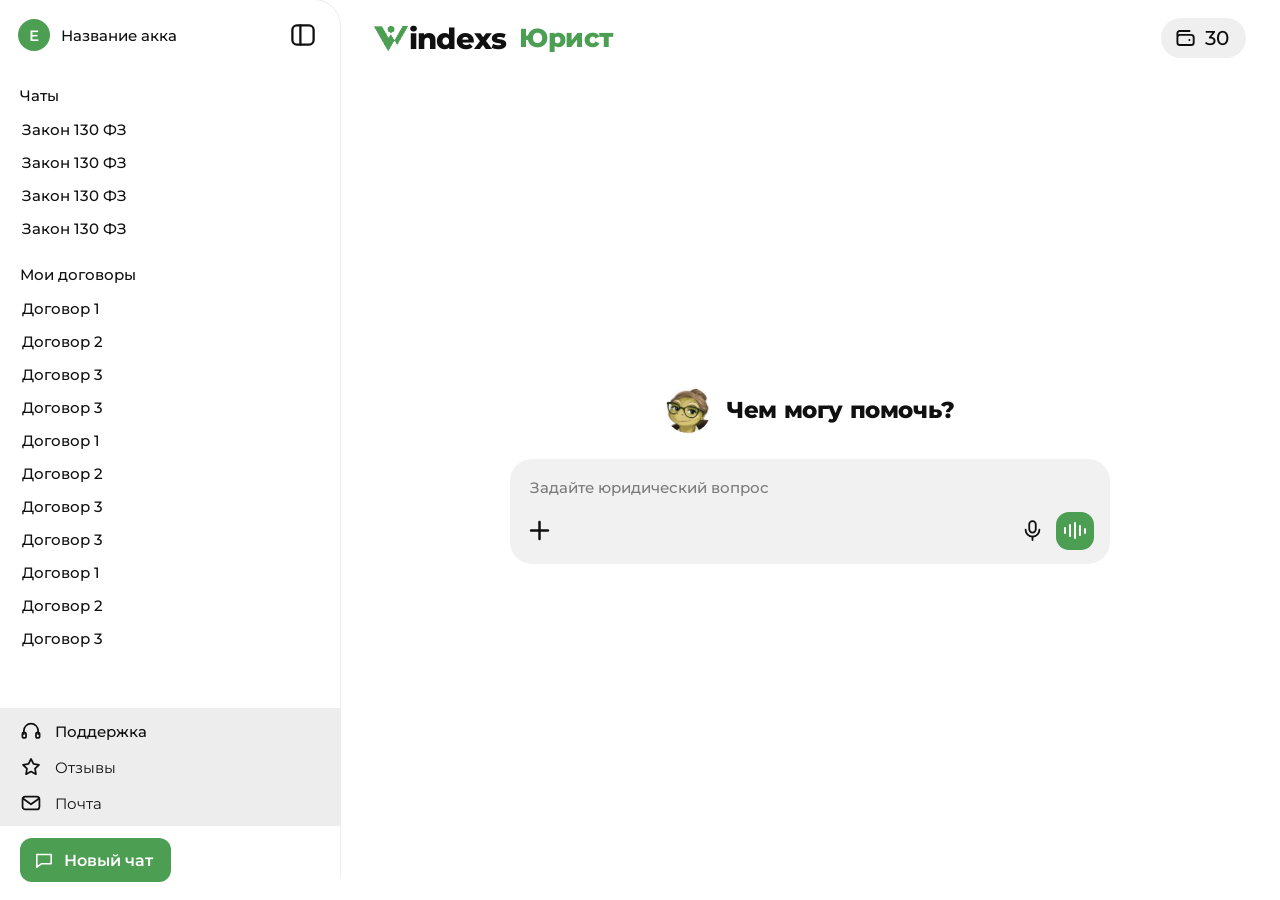
<file: index.html>
﻿<!DOCTYPE html>
<html lang="ru">
<head>
<meta charset="UTF-8">
<meta name="viewport" content="width=device-width, initial-scale=1.0, maximum-scale=1.0, user-scalable=no, viewport-fit=cover">
<meta name="theme-color" content="#FFFFFF" id="theme-color-meta">
<meta name="description" content="ИИ юрист Галина — ответы на юридические вопросы, составление и проверка договоров.">
<title>ИИ Юрист Галина</title>
<link rel="icon" href="assets/galina-avatar.png">
<link rel="apple-touch-icon" href="assets/galina-avatar.png">
<link rel="preload" href="assets/montserrat-cyrillic.woff2" as="font" type="font/woff2" crossorigin>
<link rel="preload" href="assets/montserrat-latin.woff2" as="font" type="font/woff2" crossorigin>
<script>
  (function(){
    var savedTheme = null;
    try { savedTheme = localStorage.getItem('windexs-theme'); } catch(e) {}
    var theme = savedTheme === 'dark' ? 'dark' : 'light';
    document.documentElement.setAttribute('data-theme', theme);
    document.documentElement.style.colorScheme = theme;
    var themeMeta = document.getElementById('theme-color-meta');
    if(themeMeta) themeMeta.setAttribute('content', theme === 'dark' ? '#111512' : '#FFFFFF');
  })();
</script>
<link rel="stylesheet" href="styles.css?v=22">
</head>
<body>

<div class="app">

  <!-- ============ ЭКРАН 1 — ОНБОРДИНГ ============ -->
        <div class="screen screen--onboarding is-active" id="screen-onboarding">
          <div class="ob-hero">
            <img src="assets/galina-desk.png" alt="Галина — юрист с большим стажем" class="ob-hero__img">
          </div>

          <div class="ob-body">
            <div class="ob-dots">
              <span class="ob-dot ob-dot--sm"></span>
              <span class="ob-dot ob-dot--lg"></span>
            </div>
            <div class="ob-bubble">
              Добрый день! Меня зовут Галина.<br>
              Помогу вам решить любой<br>
              юридический вопрос
            </div>
          </div>

          <div class="ob-footer">
            <button class="btn-primary" onclick="goTo('screen-main')">Начать</button>
          </div>
        </div>

  <!-- ============ ЭКРАН 2 — ОСНОВНОЙ ============ -->
        <div class="screen screen--main" id="screen-main">

          <div class="workspace">

          <!-- шапка -->
          <header class="topbar">
            <div class="topbar__left">
              <button class="icon-btn" onclick="menuButton(this)" aria-label="Меню">
                <svg viewBox="0 0 24 24" class="ic ic--panel">
                  <rect x="2.2" y="3.2" width="19.6" height="17.6" rx="4.2"/>
                  <line x1="9.6" y1="3.2" x2="9.6" y2="20.8"/>
                </svg>
              </button>
              <span class="brand" aria-label="Windexs Юрист">
                <img src="assets/windex-mark.png" alt="" class="brand__mark">
                <span class="brand__name">indexs</span>
                <span class="brand__suffix">Юрист</span>
              </span>
            </div>
            <button class="balance" onclick="openSheet()" aria-label="Баланс 30 рублей">
                <svg viewBox="0 0 24 24" class="ic ic--wallet">
                  <path d="M3.4 9.6V7.3a2.3 2.3 0 012.3-2.3h9.9"/>
                  <rect x="3.4" y="8.9" width="16.3" height="10.1" rx="2.6"/>
                  <circle cx="15.4" cy="14" r="1.05" class="ic__dot"/>
                </svg>
                <span>30</span>
              </button>
          </header>

          <!-- центр: стартовый вид -->
          <main class="main-center" data-view="home">
            <div class="greeting">
              <img src="assets/galina-avatar.png" alt="" class="greeting__ava">
              <h1 class="greeting__title" data-title>Чем могу помочь?</h1>
            </div>

            <ul class="actions">
              <li class="action" data-mode="sign" onclick="selectMode('sign')">
                <svg viewBox="0 0 24 24" class="ic ic--pen">
                  <path d="M3 21l1.2-4.2L16.3 4.7a2.4 2.4 0 013.4 0l.6.6a2.4 2.4 0 010 3.4L8.2 20.8 3 21z"/>
                </svg>
                <span>Подписать документ</span>
              </li>
              <li class="action" data-mode="create" onclick="selectMode('create')">
                <svg viewBox="0 0 24 24" class="ic ic--doc">
                  <path d="M6 2.6h8L19.4 8v13.4H6z"/>
                  <path d="M14 2.6V8h5.4"/>
                  <line x1="9" y1="12.4" x2="16.4" y2="12.4"/>
                  <line x1="9" y1="16.2" x2="16.4" y2="16.2"/>
                </svg>
                <span>Составить договор</span>
              </li>
              <li class="action" data-mode="check" onclick="selectMode('check')">
                <svg viewBox="0 0 24 24" class="ic ic--search">
                  <circle cx="10.5" cy="10.5" r="7"/>
                  <line x1="15.6" y1="15.6" x2="21" y2="21"/>
                </svg>
                <span>Проверить договор</span>
              </li>
            </ul>
          </main>

          <!-- центр: лента чата -->
          <div class="chat" data-view="chat" hidden>
            <div class="chat__scroll" data-feed></div>
          </div>

          <!-- поле ввода -->
          <div class="composer-wrap">
            <div class="composer" onclick="focusComposer(event)">
              <div class="composer__files" data-files></div>
              <div class="composer__field"
                   contenteditable="true"
                   data-field
                   data-placeholder="Задайте юридический вопрос"></div>
              <div class="composer__row">
                <button class="plus-btn" onclick="toggleAttach(this)" aria-label="Прикрепить">
                  <svg viewBox="0 0 24 24" class="ic ic--plus">
                    <line x1="12" y1="4.5" x2="12" y2="19.5"/>
                    <line x1="4.5" y1="12" x2="19.5" y2="12"/>
                  </svg>
                </button>
                <div class="composer__right">
                  <button class="mic-btn" aria-label="Голос">
                    <svg viewBox="0 0 24 24" class="ic ic--mic">
                      <rect x="8.6" y="2.2" width="6.8" height="12" rx="3.4"/>
                      <path d="M4.8 11.2a7.2 7.2 0 0014.4 0"/>
                      <line x1="12" y1="18.4" x2="12" y2="22"/>
                    </svg>
                  </button>
                  <button class="call-btn" onclick="openCall()" aria-label="Созвон">
                    <span class="wave">
                      <i></i><i></i><i></i><i></i><i></i>
                    </span>
                  </button>
                  <button class="send-btn" onclick="send()" aria-label="Отправить">
                    <svg viewBox="0 0 24 24" class="ic ic--send">
                      <line x1="12" y1="20" x2="12" y2="5"/>
                      <path d="M6 11l6-6 6 6"/>
                    </svg>
                  </button>
                </div>
              </div>
            </div>

            <!-- меню вложений -->
            <div class="attach-menu" data-attach>
              <div class="attach-item" onclick="uploadFile()">
                <span class="attach-ic">
                  <svg viewBox="0 0 24 24" class="ic ic--doc">
                    <path d="M6 2.6h8L19.4 8v13.4H6z"/>
                    <path d="M14 2.6V8h5.4"/>
                  </svg>
                </span>
                Файлы
              </div>
              <div class="attach-item" onclick="uploadFile()">
                <span class="attach-ic">
                  <svg viewBox="0 0 24 24" class="ic ic--cam">
                    <rect x="2.4" y="5.6" width="19.2" height="14.4" rx="3.4"/>
                    <circle cx="12" cy="12.8" r="3.6"/>
                    <line x1="8.4" y1="5.6" x2="9.8" y2="3.2"/>
                  </svg>
                </span>
                Камера
              </div>
              <div class="attach-item" onclick="uploadFile()">
                <span class="attach-ic">
                  <svg viewBox="0 0 24 24" class="ic ic--img">
                    <rect x="2.4" y="4.4" width="19.2" height="15.2" rx="3.4"/>
                    <circle cx="8.2" cy="9.8" r="1.9"/>
                    <path d="M3.4 17.4l5.2-5 4.2 3.9 3.2-2.7 4.6 4.2"/>
                  </svg>
                </span>
                Галерея
              </div>
              <div class="attach-item attach-item--close" onclick="closeAttach()">
                <span class="attach-ic">
                  <svg viewBox="0 0 24 24" class="ic ic--x">
                    <line x1="5.5" y1="5.5" x2="18.5" y2="18.5"/>
                    <line x1="18.5" y1="5.5" x2="5.5" y2="18.5"/>
                  </svg>
                </span>
              </div>
            </div>
          </div>

          </div><!-- /.workspace -->

          <!-- ОКНО РАЗДЕЛА: Поддержка / Отзывы / Почта -->
          <div class="modal-scrim" onclick="closeModal()"></div>
          <div class="modal" id="section-modal" role="dialog" aria-modal="true" aria-labelledby="section-modal-title" aria-hidden="true">
            <div class="modal__head">
              <span class="modal__ic" data-modal-ic></span>
              <span class="modal__title" id="section-modal-title" data-modal-title></span>
              <button class="modal__x" onclick="closeModal()" aria-label="Закрыть">
                <svg viewBox="0 0 24 24" class="ic ic--x">
                  <line x1="5.5" y1="5.5" x2="18.5" y2="18.5"/>
                  <line x1="18.5" y1="5.5" x2="5.5" y2="18.5"/>
                </svg>
              </button>
            </div>

            <div class="modal__body" data-modal-body></div>

            <div class="modal__foot">
              <div class="modal__input" onclick="handleModalInputClick(event)">
                <button class="plus-btn" aria-label="Прикрепить">
                  <svg viewBox="0 0 24 24" class="ic ic--plus">
                    <line x1="12" y1="4.5" x2="12" y2="19.5"/>
                    <line x1="4.5" y1="12" x2="19.5" y2="12"/>
                  </svg>
                </button>
                <div class="modal__field"
                     contenteditable="true"
                     data-modal-field
                     onkeydown="handleModalFieldKeydown(event)"
                     data-placeholder=""></div>
                <button class="send-btn send-btn--modal" onclick="sendModal()" aria-label="Отправить">
                  <svg viewBox="0 0 24 24" class="ic ic--send">
                    <line x1="12" y1="20" x2="12" y2="5"/>
                    <path d="M6 11l6-6 6 6"/>
                  </svg>
                </button>
              </div>
              <div class="modal__note" data-modal-note></div>
            </div>
          </div>

          <!-- ПОЧТА: АРХИВ НОВОСТЕЙ -->
          <div class="mail-scrim" onclick="closeMail()"></div>
          <section class="mail-modal" role="dialog" aria-modal="true" aria-labelledby="mail-modal-title" aria-hidden="true">
            <div class="mail-modal__head">
              <svg viewBox="0 0 24 24" class="ic ic--mail" aria-hidden="true">
                <rect x="2.8" y="5" width="18.4" height="14" rx="3"/>
                <path d="M3.6 7.4L12 13.4l8.4-6"/>
              </svg>
              <h2 class="mail-modal__title" id="mail-modal-title">Почта</h2>
              <button class="mail-modal__x" type="button" onclick="closeMail()" aria-label="Закрыть почту">
                <svg viewBox="0 0 24 24" class="ic ic--x">
                  <line x1="5.5" y1="5.5" x2="18.5" y2="18.5"/>
                  <line x1="18.5" y1="5.5" x2="5.5" y2="18.5"/>
                </svg>
              </button>
            </div>
            <div class="mail-modal__list">
              <article class="mail-card">
                <div class="mail-card__head">
                  <h3 class="mail-card__title">Технические работы</h3>
                  <time class="mail-card__date" datetime="2026-05-29">
                    <svg viewBox="0 0 24 24" class="ic" aria-hidden="true"><rect x="3.5" y="5.5" width="17" height="15" rx="3"/><line x1="7.5" y1="3.5" x2="7.5" y2="8"/><line x1="16.5" y1="3.5" x2="16.5" y2="8"/><line x1="3.5" y1="10" x2="20.5" y2="10"/></svg>
                    29.05.2026
                  </time>
                </div>
                <p>Уважаемые клиенты! Сегодня, 29 мая, на сервисе в течение дня будут проходить технические работы, поэтому работа сервиса будет нестабильна. Команда Windexs.</p>
              </article>
              <article class="mail-card">
                <div class="mail-card__head">
                  <h3 class="mail-card__title">Технические работы</h3>
                  <time class="mail-card__date" datetime="2026-04-04">
                    <svg viewBox="0 0 24 24" class="ic" aria-hidden="true"><rect x="3.5" y="5.5" width="17" height="15" rx="3"/><line x1="7.5" y1="3.5" x2="7.5" y2="8"/><line x1="16.5" y1="3.5" x2="16.5" y2="8"/><line x1="3.5" y1="10" x2="20.5" y2="10"/></svg>
                    04.04.2026
                  </time>
                </div>
                <p>Уважаемые клиенты, рады сообщить, что сегодня с 13:00 на наши серверы будет загружено важное обновление, улучшающее опыт общения с Галиной и добавляющее несколько важных функций. Поэтому с 13:00 до 20:00 на сервисе будет наблюдаться нестабильная работа. Команда Windexs.</p>
              </article>
              <article class="mail-card">
                <div class="mail-card__head">
                  <h3 class="mail-card__title">Обновление сервиса</h3>
                  <time class="mail-card__date" datetime="2026-03-18">
                    <svg viewBox="0 0 24 24" class="ic" aria-hidden="true"><rect x="3.5" y="5.5" width="17" height="15" rx="3"/><line x1="7.5" y1="3.5" x2="7.5" y2="8"/><line x1="16.5" y1="3.5" x2="16.5" y2="8"/><line x1="3.5" y1="10" x2="20.5" y2="10"/></svg>
                    18.03.2026
                  </time>
                </div>
                <p>Мы обновили работу с документами: загрузка стала быстрее, а созданные договоры теперь удобнее открывать из истории. Спасибо, что пользуетесь Windexs.</p>
              </article>
            </div>
          </section>

          <!-- ЭКРАН НАСТРОЕК -->
          <div class="panel" data-panel="settings">
            <div class="panel__head">
              <span class="panel__title">Настройки</span>
              <button class="panel__x" onclick="closePanel('settings')" aria-label="Закрыть">
                <svg viewBox="0 0 24 24" class="ic ic--x">
                  <line x1="5.5" y1="5.5" x2="18.5" y2="18.5"/>
                  <line x1="18.5" y1="5.5" x2="5.5" y2="18.5"/>
                </svg>
              </button>
            </div>

            <div class="panel__scroll">

              <button class="acc-card" onclick="openPanel('profile')">
                <span class="acc-card__ava">Е</span>
                <span class="acc-card__info">
                  <span class="acc-card__name">Название акка</span>
                  <span class="acc-card__mail">account@mail.ru</span>
                </span>
                <span class="acc-card__balance">
                  <svg viewBox="0 0 24 24" class="ic ic--wallet">
                    <path d="M3.4 9.6V7.3a2.3 2.3 0 012.3-2.3h9.9"/>
                    <rect x="3.4" y="8.9" width="16.3" height="10.1" rx="2.6"/>
                    <circle cx="15.4" cy="14" r="1.05" class="ic__dot"/>
                  </svg>
                  30
                </span>
              </button>

              <div class="settings-row settings-row--theme">
                <span class="settings-row__copy">
                  <span class="settings-row__label">Тема</span>
                  <span class="settings-row__hint" data-theme-label>Светлая</span>
                </span>
                <button class="theme-toggle" type="button" role="switch" aria-checked="false" aria-label="Включить тёмную тему" onclick="toggleTheme()" data-theme-toggle>
                  <span class="theme-toggle__track" aria-hidden="true">
                    <span class="theme-toggle__thumb"></span>
                  </span>
                </button>
              </div>

              <h3 class="settings-title">Пополнение</h3>

              <div class="plans">
                <div class="plan">
                  <span class="plan__ic">
                    <svg viewBox="0 0 24 24" class="ic ic--coin">
                      <ellipse cx="12" cy="8.4" rx="7.4" ry="3.4"/>
                      <path d="M4.6 8.4v7.2c0 1.9 3.3 3.4 7.4 3.4s7.4-1.5 7.4-3.4V8.4"/>
                    </svg>
                  </span>
                  <div class="plan__price">от 1000₽</div>
                  <div class="plan__save">экономия 10%</div>
                  <button class="plan__btn" onclick="openTopup(1000)">Пополнить</button>
                </div>

                <div class="plan plan--hit">
                  <span class="plan__badge">
                    <svg viewBox="0 0 24 24" class="ic ic--fire">
                      <path d="M12 2.6c3.4 3.6 6.6 6 6.6 10.4a6.6 6.6 0 11-13.2 0c0-2.2 1-3.8 2.4-5.4.6 1.4 1.4 2.2 2.4 2.4-.4-3 .6-5.4 1.8-7.4z"/>
                    </svg>
                    Хит
                  </span>
                  <span class="plan__ic">
                    <svg viewBox="0 0 24 24" class="ic ic--coins">
                      <ellipse cx="12" cy="6.4" rx="6.6" ry="2.8"/>
                      <path d="M5.4 6.4v3.2c0 1.5 3 2.8 6.6 2.8s6.6-1.3 6.6-2.8V6.4"/>
                      <path d="M5.4 12.4v3.2c0 1.5 3 2.8 6.6 2.8s6.6-1.3 6.6-2.8v-3.2"/>
                    </svg>
                  </span>
                  <div class="plan__price">от 3000₽</div>
                  <div class="plan__save">экономия 15%</div>
                  <button class="plan__btn" onclick="openTopup(3000)">Пополнить</button>
                </div>

                <div class="plan">
                  <span class="plan__ic">
                    <svg viewBox="0 0 24 24" class="ic ic--gem">
                      <path d="M5.4 4.6h13.2l3 5-9.6 10.4L2.4 9.6z"/>
                      <path d="M2.4 9.6h19.2"/>
                      <path d="M9 4.6l-1.6 5 4.6 10.4 4.6-10.4-1.6-5"/>
                    </svg>
                  </span>
                  <div class="plan__price">от 5000₽</div>
                  <div class="plan__save">экономия 20%</div>
                  <button class="plan__btn" onclick="openTopup(5000)">Пополнить</button>
                </div>
              </div>

              <div class="rates">
                <div class="rates__cell rates__cell--head">Тарифы</div>
                <div class="rates__cell rates__cell--head rates__cell--ic">
                  <svg viewBox="0 0 24 24" class="ic ic--coin">
                    <ellipse cx="12" cy="8.4" rx="7.4" ry="3.4"/>
                    <path d="M4.6 8.4v7.2c0 1.9 3.3 3.4 7.4 3.4s7.4-1.5 7.4-3.4V8.4"/>
                  </svg>
                </div>

                <div class="rates__cell">Разговор с Галиной</div>
                <div class="rates__cell">3/минута</div>

                <div class="rates__cell">Сообщение в чате</div>
                <div class="rates__cell">3/запрос</div>

                <div class="rates__cell">Работа с документом</div>
                <div class="rates__cell">3/запрос</div>
              </div>

            </div>
          </div>

          <!-- ЭКРАН ПРОФИЛЯ -->
          <div class="panel panel--profile" data-panel="profile">
            <div class="panel__head">
              <span class="panel__title">Профиль</span>
              <button class="panel__x" onclick="closePanel('profile')" aria-label="Закрыть">
                <svg viewBox="0 0 24 24" class="ic ic--x">
                  <line x1="5.5" y1="5.5" x2="18.5" y2="18.5"/>
                  <line x1="18.5" y1="5.5" x2="5.5" y2="18.5"/>
                </svg>
              </button>
            </div>

            <div class="panel__scroll">
              <div class="profile-ava">
                <span class="profile-ava__circle">Е</span>
                <span class="profile-ava__edit">
                  <svg viewBox="0 0 24 24" class="ic ic--pen">
                    <path d="M3 21l1.2-4.2L16.3 4.7a2.4 2.4 0 013.4 0l.6.6a2.4 2.4 0 010 3.4L8.2 20.8 3 21z"/>
                  </svg>
                </span>
              </div>

              <label class="field-label">Имя</label>
              <div class="field" contenteditable="true">Название</div>
              <div class="field" contenteditable="true">акка</div>

              <label class="field-label">Год рождения</label>
              <div class="field" contenteditable="true">2026</div>

              <label class="field-label">Аккаунт</label>
              <div class="field">account@mail.ru</div>

              <button class="logout">
                <svg viewBox="0 0 24 24" class="ic ic--exit">
                  <path d="M9.6 3.6H4.8v16.8h4.8"/>
                  <path d="M14.4 7.8l4.2 4.2-4.2 4.2"/>
                  <line x1="18.6" y1="12" x2="9" y2="12"/>
                </svg>
                Выйти из аккаунта
              </button>
            </div>
          </div>

          <!-- ОКНО ПОПОЛНЕНИЯ -->
          <div class="topup-scrim" onclick="closeTopup()"></div>
          <div class="topup">
            <div class="topup__head">
              <svg viewBox="0 0 24 24" class="ic ic--wallet">
                <path d="M3.4 9.6V7.3a2.3 2.3 0 012.3-2.3h9.9"/>
                <rect x="3.4" y="8.9" width="16.3" height="10.1" rx="2.6"/>
                <circle cx="15.4" cy="14" r="1.05" class="ic__dot"/>
              </svg>
              <span class="topup__title">Пополнение</span>
              <button class="topup__x" onclick="closeTopup()" aria-label="Закрыть">
                <svg viewBox="0 0 24 24" class="ic ic--x">
                  <line x1="5.5" y1="5.5" x2="18.5" y2="18.5"/>
                  <line x1="18.5" y1="5.5" x2="5.5" y2="18.5"/>
                </svg>
              </button>
            </div>

            <div class="topup__quick">
              <button class="quick" onclick="setTopup(100)">100₽</button>
              <button class="quick" onclick="setTopup(300)">300₽</button>
              <button class="quick" onclick="setTopup(500)">500₽</button>
            </div>

            <div class="plans plans--topup">
              <button class="plan" onclick="setTopup(1000)">
                <span class="plan__ic">
                  <svg viewBox="0 0 24 24" class="ic ic--coin">
                    <ellipse cx="12" cy="8.4" rx="7.4" ry="3.4"/>
                    <path d="M4.6 8.4v7.2c0 1.9 3.3 3.4 7.4 3.4s7.4-1.5 7.4-3.4V8.4"/>
                  </svg>
                </span>
                <span class="plan__price">от 1000₽</span>
                <span class="plan__save">экономия 10%</span>
              </button>

              <button class="plan plan--hit" onclick="setTopup(3000)">
                <span class="plan__badge">
                  <svg viewBox="0 0 24 24" class="ic ic--fire">
                    <path d="M12 2.6c3.4 3.6 6.6 6 6.6 10.4a6.6 6.6 0 11-13.2 0c0-2.2 1-3.8 2.4-5.4.6 1.4 1.4 2.2 2.4 2.4-.4-3 .6-5.4 1.8-7.4z"/>
                  </svg>
                  Хит
                </span>
                <span class="plan__ic">
                  <svg viewBox="0 0 24 24" class="ic ic--coins">
                    <ellipse cx="12" cy="6.4" rx="6.6" ry="2.8"/>
                    <path d="M5.4 6.4v3.2c0 1.5 3 2.8 6.6 2.8s6.6-1.3 6.6-2.8V6.4"/>
                    <path d="M5.4 12.4v3.2c0 1.5 3 2.8 6.6 2.8s6.6-1.3 6.6-2.8v-3.2"/>
                  </svg>
                </span>
                <span class="plan__price">от 3000₽</span>
                <span class="plan__save">экономия 15%</span>
              </button>

              <button class="plan" onclick="setTopup(5000)">
                <span class="plan__ic">
                  <svg viewBox="0 0 24 24" class="ic ic--gem">
                    <path d="M5.4 4.6h13.2l3 5-9.6 10.4L2.4 9.6z"/>
                    <path d="M2.4 9.6h19.2"/>
                    <path d="M9 4.6l-1.6 5 4.6 10.4 4.6-10.4-1.6-5"/>
                  </svg>
                </span>
                <span class="plan__price">от 5000₽</span>
                <span class="plan__save">экономия 20%</span>
              </button>
            </div>

            <div class="topup__save" data-topup-save></div>

            <div class="topup__input">
              <div class="topup__field"
                   contenteditable="true"
                   data-topup-field
                   inputmode="numeric">1000</div>
              <button class="send-btn send-btn--modal" onclick="closeTopup()" aria-label="Пополнить">
                <svg viewBox="0 0 24 24" class="ic ic--send">
                  <line x1="12" y1="20" x2="12" y2="5"/>
                  <path d="M6 11l6-6 6 6"/>
                </svg>
              </button>
            </div>
          </div>

          <!-- МИНИ-ЭКРАН ЗАГРУЗКИ ФАЙЛА -->
          <div class="upload">
            <div class="upload__card">
              <span class="upload__spinner"></span>
              <div class="upload__text">Загружаю файл</div>
            </div>
          </div>

          <!-- ШТОРКА С ТАРИФОМ -->
          <div class="sheet-scrim" onclick="closeSheet()"></div>
          <div class="sheet">
            <div class="sheet__grab"></div>
            <div class="sheet__title">1 запрос = 3 рубля</div>
            <div class="sheet__note">Списывается за каждый ответ Галины.<br>Созвон — 3 рубля за минуту.</div>
            <div class="sheet__balance">
              <span>На счету</span>
              <b>30 ₽</b>
            </div>
            <div class="sheet__hint">Хватит на 10 запросов</div>
            <button class="btn-primary btn-primary--sm" onclick="openTopup(1000)">Пополнить</button>
          </div>

          <!-- ЭКРАН СОЗВОНА -->
          <div class="call">
            <header class="topbar">
              <button class="icon-btn" onclick="closeCall()" aria-label="Назад">
                <svg viewBox="0 0 24 24" class="ic ic--back">
                  <path d="M14.5 5 L7.5 12 l7 7"/>
                </svg>
              </button>
              <button class="balance" onclick="openSheet()" aria-label="Баланс 30 рублей">
                <svg viewBox="0 0 24 24" class="ic ic--wallet">
                  <path d="M3.4 9.6V7.3a2.3 2.3 0 012.3-2.3h9.9"/>
                  <rect x="3.4" y="8.9" width="16.3" height="10.1" rx="2.6"/>
                  <circle cx="15.4" cy="14" r="1.05" class="ic__dot"/>
                </svg>
                <span>30</span>
              </button>
            </header>

            <div class="call__body">
              <img src="assets/galina-avatar.png" alt="" class="call__ava" data-call-ava>

              <button class="call__btn" onclick="toggleMic()" data-call-btn aria-label="Микрофон">
                <!-- микрофон включён -->
                <svg viewBox="0 0 24 24" class="ic call__ic call__ic--on">
                  <rect x="9" y="2.6" width="6" height="11.4" rx="3"/>
                  <path d="M5.2 11.4a6.8 6.8 0 0013.6 0"/>
                  <line x1="12" y1="18.2" x2="12" y2="21.4"/>
                </svg>
                <!-- микрофон выключен -->
                <svg viewBox="0 0 24 24" class="ic call__ic call__ic--off">
                  <rect x="9" y="2.6" width="6" height="11.4" rx="3"/>
                  <path d="M5.2 11.4a6.8 6.8 0 0013.6 0"/>
                  <line x1="12" y1="18.2" x2="12" y2="21.4"/>
                  <line x1="4" y1="21" x2="20" y2="3"/>
                </svg>
                <!-- Галина говорит -->
                <span class="call__wave">
                  <i></i><i></i><i></i><i></i><i></i>
                </span>
              </button>

              <div class="call__status" data-call-status>Говорите, я слушаю</div>
              <button class="call__arc" onclick="closeCall()">Завершить</button>
            </div>
          </div>

          <!-- РАЗДЕЛЫ МЕНЮ -->
          <div class="page">
            <header class="topbar">
              <button class="icon-btn" onclick="closePage()" aria-label="Назад">
                <svg viewBox="0 0 24 24" class="ic ic--back">
                  <path d="M14.5 5 L7.5 12 l7 7"/>
                </svg>
              </button>
              <button class="balance" onclick="openSheet()" aria-label="Баланс 30 рублей">
                <svg viewBox="0 0 24 24" class="ic ic--wallet">
                  <path d="M3.4 9.6V7.3a2.3 2.3 0 012.3-2.3h9.9"/>
                  <rect x="3.4" y="8.9" width="16.3" height="10.1" rx="2.6"/>
                  <circle cx="15.4" cy="14" r="1.05" class="ic__dot"/>
                </svg>
                <span>30</span>
              </button>
            </header>
            <div class="page__scroll">
              <h2 class="page__title" data-page-title></h2>
              <div data-page-body></div>
            </div>
          </div>

          <!-- САЙДБАР -->
          <div class="drawer-scrim" onclick="closeDrawer()"></div>
          <aside class="drawer">
            <div class="drawer__head">
              <button class="acc" onclick="openPanel('settings')">
                <span class="acc__ava">Е</span>
                <span class="acc__name">Название акка</span>
              </button>
              <button class="icon-btn" onclick="toggleSidebar()" aria-label="Свернуть меню">
                <svg viewBox="0 0 24 24" class="ic ic--panel">
                  <rect x="2.2" y="3.2" width="19.6" height="17.6" rx="4.2"/>
                  <line x1="9.6" y1="3.2" x2="9.6" y2="20.8"/>
                </svg>
              </button>
            </div>

            <div class="drawer__scroll">
              <div class="drawer__group">Чаты</div>
              <a class="drawer__item">Закон 130 ФЗ</a>
              <a class="drawer__item">Закон 130 ФЗ</a>
              <a class="drawer__item">Закон 130 ФЗ</a>
              <a class="drawer__item">Закон 130 ФЗ</a>

              <div class="drawer__group drawer__group--mt">Мои договоры</div>
              <a class="drawer__item">Договор 1</a>
              <a class="drawer__item">Договор 2</a>
              <a class="drawer__item">Договор 3</a>
              <a class="drawer__item">Договор 3</a>
              <a class="drawer__item">Договор 1</a>
              <a class="drawer__item">Договор 2</a>
              <a class="drawer__item">Договор 3</a>
              <a class="drawer__item">Договор 3</a>
              <a class="drawer__item">Договор 1</a>
              <a class="drawer__item">Договор 2</a>
              <a class="drawer__item">Договор 3</a>
            </div>

            <div class="drawer__foot">
              <a class="drawer__link" onclick="openModal('support')">
                <svg viewBox="0 0 24 24" class="ic ic--support">
                  <path d="M4.2 15.4v-3.6a7.8 7.8 0 1115.6 0v3.6"/>
                  <rect x="2.6" y="13.6" width="4" height="6" rx="2"/>
                  <rect x="17.4" y="13.6" width="4" height="6" rx="2"/>
                </svg>
                Поддержка
              </a>
              <button type="button" class="drawer__link drawer__link--button" onclick="openReviews()" aria-haspopup="dialog" aria-controls="section-modal">
                <svg viewBox="0 0 24 24" class="ic ic--star">
                  <path d="M12 3.2l2.7 5.5 6 .9-4.3 4.2 1 6-5.4-2.8-5.4 2.8 1-6L3.3 9.6l6-.9z"/>
                </svg>
                Отзывы
              </button>
              <button type="button" class="drawer__link drawer__link--button" onclick="openMail()" aria-haspopup="dialog">
                <svg viewBox="0 0 24 24" class="ic ic--mail">
                  <rect x="2.8" y="5" width="18.4" height="14" rx="3"/>
                  <path d="M3.6 7.4L12 13.4l8.4-6"/>
                </svg>
                Почта
              </button>
            </div>

            <div class="drawer__newchat">
              <button class="btn-newchat" onclick="newChat()">
                <svg viewBox="0 0 24 24" class="ic ic--chat">
                  <path d="M3.4 5.4h17.2v11H9.2l-5.8 4.2z"/>
                </svg>
                Новый чат
              </button>
            </div>
          </aside>

        </div>

</div>

<script src="app.js?v=21"></script>
</body>
</html>
</file>
<file: styles.css>
/* ================= ИИ Юрист «Галина» — прототип ================= */

@font-face{
  font-family:"Montserrat";
  font-style:normal;
  font-weight:400 800;
  font-display:swap;
  src:url("assets/montserrat-cyrillic.woff2") format("woff2");
  unicode-range:U+0301,U+0400-045F,U+0490-0491,U+04B0-04B1,U+2116;
}

@font-face{
  font-family:"Montserrat";
  font-style:normal;
  font-weight:400 800;
  font-display:swap;
  src:url("assets/montserrat-latin.woff2") format("woff2");
  unicode-range:U+0000-00FF,U+0131,U+0152-0153,U+02BB-02BC,U+02C6,U+02DA,U+02DC,U+0304,U+0308,U+0329,U+2000-206F,U+20AC,U+2122,U+2191,U+2193,U+2212,U+2215,U+FEFF,U+FFFD;
}

:root{
  --green:        #4C9F52;
  --green-dark:   #3E8744;
  --ink:          #101010;
  --grey-bg:      #EFEFEF;
  --grey-bubble:  #F1F1F1;
  --grey-line:    #E6E6E6;
  --stage:        #FFFFFF;
  --phone-body:   #141414;
  --label:        #8A8A8A;
  --radius-phone: 44px;
}

*{ box-sizing:border-box; -webkit-tap-highlight-color:transparent; }

html,body{
  margin:0;
  padding:0;
  width:100%;
  min-height:100%;
  background:#fff;
  font-family:"Montserrat",sans-serif;
}

button,input,textarea,select{ font:inherit; }

body{
  background:var(--stage);
  font-family:"Montserrat",sans-serif;
  color:var(--ink);
  -webkit-font-smoothing:antialiased;
  min-height:100vh;
  min-height:100dvh;
}

/* ---------- корпус приложения ---------- */
body{
  display:flex;
  align-items:center;
  justify-content:center;
  overflow:hidden;
}

.app{
  position:relative;
  width:100%;
  height:100vh;
  height:100dvh;
  background:#fff;
  overflow:hidden;
}

/* на десктопе показываем приложение «в телефоне» */
@media (min-width:600px) and (min-height:640px){
  .app{
    width:392px;
    height:min(100dvh - 48px, 844px);
    border-radius:38px;
    box-shadow:0 24px 70px rgba(0,0,0,.55);
  }
}

/* экраны приложения: активен всегда один */
.screen{
  position:absolute;
  top:0; right:0; bottom:0; left:0;
  background:#fff;
  flex-direction:column;
  overflow:hidden;
  display:none;
}
.screen.is-active{ display:flex; }

/* =========================================================
   ЭКРАН 1 — ОНБОРДИНГ
   ========================================================= */
.screen--onboarding{ padding:0; }

.ob-hero{
  padding:58px 0 0;
  display:flex;
  justify-content:center;
  flex:none;
  /* дуга стола, как в макете */
  overflow:hidden;
  border-radius:0 0 50% 50% / 0 0 26% 26%;
}
.ob-hero__img{
  width:104%;
  max-width:none;
  display:block;
}

.ob-body{
  flex:1;
  padding:26px 22px 0;
  display:flex;
  flex-direction:column;
  gap:16px;
}

.ob-dots{ display:flex; align-items:flex-end; gap:6px; padding-left:4px; }
.ob-dot{ background:#F0F0F0; border-radius:50%; display:block; }
.ob-dot--sm{ width:26px; height:26px; }
.ob-dot--lg{ width:44px; height:44px; }

.ob-bubble{
  background:var(--grey-bubble);
  border-radius:16px;
  padding:15px 17px;
  font-size:15px;
  line-height:1.5;
  font-weight:500;
  color:#141414;
  align-self:flex-start;
  max-width:100%;
}

.ob-footer{ padding:0 22px 46px; flex:none; }

.btn-primary{
  width:100%;
  height:60px;
  border:0;
  border-radius:16px;
  background:var(--green);
  color:#fff;
  font-family:inherit;
  font-size:26px;
  font-weight:700;
  letter-spacing:.3px;
  cursor:pointer;
  transition:background .15s ease, transform .1s ease;
}
.btn-primary:hover{ background:var(--green-dark); }
.btn-primary:active{ transform:scale(.985); }

/* =========================================================
   ЭКРАН 2 — ОСНОВНОЙ
   ========================================================= */
.topbar{
  flex:none;
  height:64px;
  padding:0 20px;
  display:flex;
  align-items:center;
  justify-content:space-between;
}

/* рабочая область: на телефоне занимает весь экран, на десктопе — колонку справа */
.workspace{
  position:absolute;
  top:0; right:0; bottom:0; left:0;
  display:flex;
  flex-direction:column;
  min-width:0;
}

/* шапка главного экрана висит поверх ленты: контент уезжает под неё размытым */
.workspace > .topbar{
  position:absolute;
  top:0; left:0; right:0;
  z-index:8;
  background:rgba(255,255,255,.72);
  -webkit-backdrop-filter:blur(16px) saturate(150%);
          backdrop-filter:blur(16px) saturate(150%);
}

.icon-btn{
  width:34px; height:34px;
  border:0; background:none; padding:0;
  cursor:pointer;
  display:flex; align-items:center; justify-content:center;
}

/* кнопка меню + логотип справа от неё */
.topbar__left{ display:flex; align-items:center; gap:12px; }

.brand{ display:flex; align-items:center; gap:1px; }
.brand__mark{ width:26px; height:19px; display:block; flex:none; }
.brand__name{
  font-size:21px;
  font-weight:800;
  letter-spacing:-.6px;
  color:var(--ink);
}
/* «Юрист» рядом с логотипом — только на десктопе */
.brand__suffix{ display:none; }

.balance{
  border:0;
  font-family:inherit;
  color:var(--ink);
  cursor:pointer;
  background:var(--grey-bg);
  border-radius:999px;
  padding:7px 15px 7px 12px;
  display:flex;
  align-items:center;
  gap:7px;
  font-size:19px;
  font-weight:500;
  letter-spacing:.2px;
}
.ic--wallet{ width:22px; height:22px; stroke-width:1.8; }
.ic__dot{ fill:var(--ink); stroke:none; }

/* ---- иконки (общие правила) ---- */
.ic{
  width:24px; height:24px;
  fill:none;
  stroke:var(--ink);
  stroke-width:1.9;
  stroke-linecap:round;
  stroke-linejoin:round;
  display:block;
}
.ic--panel{ width:26px; height:26px; stroke-width:2.1; }
.ic--pen{ fill:var(--ink); stroke:none; }
.ic--star{ fill:none; }

/* ---- центральный блок ---- */
.main-center{
  flex:1;
  display:flex;
  flex-direction:column;
  justify-content:center;
  padding:64px 22px 0;
  gap:26px;
}

.greeting{ display:flex; align-items:center; gap:14px; }
.greeting__ava{
  width:52px; height:52px;
  flex:none;
  object-fit:cover;
  border-radius:50%;
}
.greeting__title{
  margin:0;
  font-size:24px;
  font-weight:800;
  letter-spacing:-.4px;
  white-space:nowrap;
}

.actions{ list-style:none; margin:0; padding:0 0 0 2px; display:flex; flex-direction:column; gap:20px; }
.action{
  display:flex;
  align-items:center;
  gap:14px;
  font-size:17px;
  font-weight:500;
  cursor:pointer;
}
.action .ic{ flex:none; }
.action.is-active{ color:var(--green); }
.action.is-active .ic{ stroke:var(--green); }
.action.is-active .ic--pen{ fill:var(--green); stroke:none; }

.main-center[hidden]{ display:none; }

/* =========================================================
   ЛЕНТА ЧАТА
   ========================================================= */
.chat{ flex:1; min-height:0; display:flex; }
.chat[hidden]{ display:none; }

.chat__scroll{
  flex:1;
  overflow-y:auto;
  padding:74px 20px 12px;
  display:flex;
  flex-direction:column;
  gap:16px;
  scrollbar-width:none;
}
.chat__scroll::-webkit-scrollbar{ display:none; }

/* сообщение пользователя */
.msg--user{ display:flex; justify-content:flex-end; }
.msg--user .bubble{
  background:var(--grey-bubble);
  border-radius:14px;
  padding:11px 14px;
  font-size:15px;
  font-weight:500;
  line-height:1.4;
  max-width:78%;
  word-break:break-word;
}
.bubble .pfx{ color:var(--green); font-weight:600; }

/* блок Галины */
.msg--bot{ display:flex; align-items:flex-start; gap:12px; }
.msg__ava{
  width:56px; height:56px;
  border-radius:50%;
  object-fit:cover;
  flex:none;
}
.msg--bot .bubble{
  font-size:15px;
  font-weight:500;
  line-height:1.45;
  padding-top:16px;
  word-break:break-word;
}

/* «Думаю…» / «Создаю…» — бегущий зелёный блик по тексту */
.status{
  padding-top:18px;
  font-size:15px;
  font-weight:500;
  background:linear-gradient(90deg,#101010 0%,#101010 30%,var(--green) 50%,#101010 70%,#101010 100%);
  background-size:220% 100%;
  -webkit-background-clip:text;
          background-clip:text;
  color:transparent;
  animation:shimmerText 1.6s linear infinite;
}
@keyframes shimmerText{
  from{ background-position:120% 0; }
  to  { background-position:-120% 0; }
}

/* ---- скелетон создаваемого документа ---- */
.doc-skeleton{
  background:#E4E4E4;
  border-radius:22px;
  padding:22px 18px;
}
.doc-page{
  background:#fff;
  border-radius:4px;
  padding:22px 18px 26px;
  display:flex;
  flex-direction:column;
  gap:16px;
  min-height:250px;
}
.sk{
  border-radius:7px;
  background:linear-gradient(100deg,#D2D2D2 20%,#EDEDED 45%,#D2D2D2 70%);
  background-size:250% 100%;
  animation:skShine 1.5s linear infinite;
}
@keyframes skShine{
  from{ background-position:180% 0; }
  to  { background-position:-80% 0; }
}
.sk--head{ height:26px; width:44%; align-self:flex-end; }
.sk--sub { height:15px; width:28%; align-self:center; margin-top:4px; }
.sk--body{ height:98px; width:82%; align-self:center; margin-top:4px; border-radius:4px; }
.sk--row { display:flex; justify-content:space-between; gap:18px; margin-top:auto; }
.sk--foot{ height:14px; border-radius:7px; }
.sk--foot.a{ width:34%; }
.sk--foot.b{ width:48%; }

/* ---- composer ---- */
.composer-wrap{ flex:none; padding:0 20px 26px; position:relative; }

.composer{
  background:var(--grey-bubble);
  border-radius:20px;
  padding:16px 14px 12px;
  display:flex;
  flex-direction:column;
  gap:14px;
  cursor:text;
}
/* редактируемое поле: префикс режима рисуется через ::before,
   поэтому переносится вместе с текстом и не редактируется */
.composer__field{
  font-size:15px;
  font-weight:500;
  line-height:1.4;
  color:#101010;
  padding-left:4px;
  outline:none;
  min-height:21px;
  max-height:96px;
  overflow-y:auto;
  word-break:break-word;
  scrollbar-width:none;
}
.composer__field::-webkit-scrollbar{ display:none; }

.composer__field[data-prefix]::before{
  content:attr(data-prefix) " ";
  color:var(--green);
  font-weight:600;
}
.composer__field:empty:not([data-prefix])::before{
  content:attr(data-placeholder);
  color:#7B7B7B;
  font-weight:500;
}
.composer.is-busy .composer__field{ pointer-events:none; opacity:.75; }
.composer__row{ display:flex; align-items:center; justify-content:space-between; }
.composer__right{ display:flex; align-items:center; gap:12px; }

.plus-btn,.mic-btn{
  border:0; background:none; padding:0; cursor:pointer;
  display:flex; align-items:center; justify-content:center;
}
.ic--plus{ width:27px; height:27px; stroke-width:2.2; }
.ic--mic{ width:23px; height:23px; }

.call-btn{
  border:0;
  background:var(--green);
  width:38px; height:38px;
  padding:0;
  border-radius:13px;
  display:flex; align-items:center; justify-content:center;
  cursor:pointer;
  transition:background .15s ease;
}
.call-btn:hover{ background:var(--green-dark); }

/* кнопка отправки: видна только когда в поле есть текст */
.send-btn{
  border:0;
  background:var(--green);
  width:38px; height:38px;
  border-radius:50%;
  display:none;
  align-items:center; justify-content:center;
  cursor:pointer;
  transition:background .15s ease;
}
.send-btn:hover{ background:var(--green-dark); }
.ic--send{ width:22px; height:22px; stroke:#fff; stroke-width:2.2; }

/* есть текст или файлы — «Созвон» сменяется отправкой, микрофон остаётся */
.composer.has-text .call-btn{ display:none; }
.composer.has-text .send-btn{ display:flex; }

.wave{ display:flex; align-items:center; gap:2.5px; height:17px; }
.wave i{ width:2.6px; border-radius:2px; background:#fff; display:block; }
.wave i:nth-child(1){ height:7px; }
.wave i:nth-child(2){ height:13px; }
.wave i:nth-child(3){ height:17px; }
.wave i:nth-child(4){ height:11px; }
.wave i:nth-child(5){ height:6px; }

/* ---- прикреплённые файлы ---- */
.composer__files{
  display:none;
  flex-wrap:wrap;
  gap:8px;
}
.composer__files.has-files{ display:flex; }

.file-chip{
  display:flex;
  align-items:center;
  gap:10px;
  background:#E2E2E2;
  border-radius:999px;
  padding:7px 12px 7px 16px;
  font-size:14px;
  font-weight:500;
  color:#3A3A3A;
  max-width:100%;
}
.file-chip__name{
  overflow:hidden;
  text-overflow:ellipsis;
  white-space:nowrap;
}
.file-chip__x{
  border:0; background:none; padding:0;
  width:16px; height:16px;
  flex:none;
  cursor:pointer;
  display:flex; align-items:center; justify-content:center;
}
.file-chip__x .ic{ width:14px; height:14px; stroke:#4A4A4A; stroke-width:2.2; }
.file-chip__x:hover .ic{ stroke:#101010; }

/* файлы в отправленном сообщении */
.bubble__files{ display:flex; flex-wrap:wrap; gap:6px; margin-bottom:8px; }
.bubble__file{
  background:#E2E2E2;
  border-radius:999px;
  padding:4px 11px;
  font-size:13px;
  font-weight:500;
}

/* =========================================================
   ОКНО РАЗДЕЛА: Поддержка / Отзывы / Почта
   ========================================================= */
.modal-scrim{
  position:absolute;
  top:0; right:0; bottom:0; left:0;
  background:rgba(255,255,255,.45);
  -webkit-backdrop-filter:blur(9px);
          backdrop-filter:blur(9px);
  opacity:0; visibility:hidden;
  transition:opacity .22s ease, visibility .22s;
  z-index:16;
}
.modal-scrim.is-open{ opacity:1; visibility:visible; }

.modal{
  position:absolute;
  left:50%;
  top:50%;
  transform:translate(-50%,-46%);
  width:83%;
  height:46%;
  min-height:300px;
  background:#fff;
  border-radius:26px;
  box-shadow:0 20px 54px rgba(0,0,0,.20);
  display:flex;
  flex-direction:column;
  padding:18px 16px 14px;
  opacity:0; visibility:hidden;
  transition:opacity .22s ease, transform .22s ease, visibility .22s;
  z-index:17;
}
.modal.is-open{
  opacity:1; visibility:visible;
  transform:translate(-50%,-50%);
}

.modal__head{
  flex:none;
  position:relative;
  display:flex;
  align-items:center;
  justify-content:center;
  gap:12px;
  padding:0 34px 14px;
}
.modal__ic{ display:flex; }
.modal__ic .ic{ width:26px; height:26px; stroke-width:2; }
.modal__title{ font-size:21px; font-weight:700; letter-spacing:-.3px; }
.modal__x{
  position:absolute;
  right:2px; top:-2px;
  border:0; background:none; padding:0;
  cursor:pointer;
  display:flex;
}
.modal__x .ic{ width:24px; height:24px; stroke-width:2.6; }

.modal__body{
  flex:1;
  overflow-y:auto;
  padding:0 4px;
  font-size:15px;
  font-weight:500;
  line-height:1.5;
  scrollbar-width:none;
}
.modal__body::-webkit-scrollbar{ display:none; }

.modal__foot{ flex:none; padding-top:10px; }

.modal__input{
  background:var(--grey-bubble);
  border-radius:999px;
  padding:6px 6px 6px 10px;
  display:flex;
  align-items:center;
  gap:8px;
}
.modal__input .plus-btn{ flex:none; }
.modal__input .ic--plus{ width:24px; height:24px; }

.modal__field{
  flex:1;
  min-width:0;
  font-size:14px;
  font-weight:500;
  line-height:1.35;
  max-height:52px;
  overflow-y:auto;
  outline:none;
  word-break:break-word;
  scrollbar-width:none;
}
.modal__field::-webkit-scrollbar{ display:none; }
.modal__field:empty::before{
  content:attr(data-placeholder);
  color:#7B7B7B;
}
.send-btn--modal{ display:flex; flex:none; }

.modal__note{
  margin-top:8px;
  text-align:center;
  font-size:10.5px;
  color:#9A9A9A;
}
.modal__note:empty{ display:none; }

/* ---- карточка отзыва ---- */
.review{
  background:var(--grey-bubble);
  border-radius:12px;
  padding:10px 12px;
  margin-bottom:9px;
}
.review__top{
  display:flex;
  align-items:center;
  gap:8px;
  margin-bottom:5px;
}
.review__ava{
  width:17px; height:17px;
  border-radius:50%;
  background:var(--green);
  color:#fff;
  font-size:9px;
  font-weight:700;
  display:flex; align-items:center; justify-content:center;
  flex:none;
}
.review__name{ font-size:13px; font-weight:700; }
.review__stars{
  margin-left:auto;
  font-size:12px;
  letter-spacing:1px;
  color:#8CC63F;
  white-space:nowrap;
}
.review__stars i{ color:#D2D2D2; font-style:normal; }
.review__text{
  font-size:10.5px;
  font-weight:500;
  line-height:1.45;
  color:#3A3A3A;
}

/* ---- форма нового отзыва ---- */
.modal__input.is-review-trigger{ cursor:pointer; }
.modal__input.is-review-trigger .modal__field{ cursor:pointer; }
.modal__note.is-error{ color:#C54B4B; font-weight:600; }

.modal.modal--review-form,
.modal.modal--review-thanks{
  height:42%;
  min-height:340px;
  max-height:420px;
}
.modal--review-form .modal__head,
.modal--review-thanks .modal__head{
  position:absolute;
  top:18px; right:18px; left:18px;
  height:28px;
  padding:0;
  z-index:2;
  pointer-events:none;
}
.modal--review-form .modal__ic,
.modal--review-thanks .modal__ic{ display:none; }
.modal--review-form .modal__title,
.modal--review-thanks .modal__title{
  position:absolute;
  width:1px; height:1px;
  padding:0; margin:-1px;
  overflow:hidden;
  clip:rect(0,0,0,0);
  white-space:nowrap;
  border:0;
}
.modal--review-form .modal__x,
.modal--review-thanks .modal__x{
  right:0; top:0;
  pointer-events:auto;
}
.modal--review-form .modal__body,
.modal--review-thanks .modal__body{
  display:flex;
  align-items:center;
  justify-content:center;
  overflow:hidden;
  padding:42px 4px 18px;
}
.modal--review-form .modal__foot{ padding-top:0; }

.review-form{
  width:100%;
  display:flex;
  flex-direction:column;
  align-items:center;
  gap:28px;
}
.review-form__question{
  margin:0;
  text-align:center;
  font-size:15px;
  font-weight:700;
  line-height:1.35;
}
.review-rating{
  display:flex;
  align-items:center;
  justify-content:center;
  gap:7px;
}
.review-rating__star{
  width:46px; height:46px;
  border:0;
  background:none;
  padding:0;
  cursor:pointer;
  color:#CACACA;
  transition:color .14s ease, transform .14s ease;
}
.review-rating__star:hover{ transform:translateY(-2px); }
.review-rating__star.is-active{ color:#D4FF3F; }
.review-rating__star svg{ width:100%; height:100%; fill:currentColor; stroke:none; }

.modal--review-thanks .modal__foot{ display:none; }
.review-thanks{
  display:flex;
  flex-direction:column;
  align-items:center;
  text-align:center;
  gap:10px;
}
.review-thanks__mark{
  width:58px; height:58px;
  border-radius:50%;
  background:var(--green);
  color:#fff;
  display:flex;
  align-items:center;
  justify-content:center;
  font-size:34px;
  font-weight:700;
  line-height:1;
}
.review-thanks strong{ font-size:20px; }
.review-thanks span:last-child{ color:#777; font-size:12px; line-height:1.4; }

@media (max-width:360px){
  .review-rating{ gap:4px; }
  .review-rating__star{ width:40px; height:40px; }
  .review-form__question{ font-size:14px; }
}

/* =========================================================
   ЭКРАНЫ НАСТРОЕК И ПРОФИЛЯ
   ========================================================= */
.panel{
  position:absolute;
  top:0; right:0; bottom:0; left:0;
  background:#fff;
  display:flex;
  flex-direction:column;
  transform:translateX(100%);
  transition:transform .28s cubic-bezier(.32,.72,.28,1);
  z-index:18;
}
.panel--profile{ z-index:19; }
.panel.is-open{ transform:translateX(0); }

.panel__head{
  flex:none;
  height:64px;
  padding:0 20px;
  display:flex;
  align-items:center;
  justify-content:space-between;
}
.panel__title{ font-size:17px; font-weight:600; }
.panel__x{
  border:0; background:none; padding:0;
  cursor:pointer;
  display:flex;
}
.panel__x .ic{ width:26px; height:26px; stroke-width:2.6; }

.panel__scroll{
  flex:1;
  overflow-y:auto;
  padding:8px 20px 30px;
  scrollbar-width:none;
}
.panel__scroll::-webkit-scrollbar{ display:none; }

/* ---- карточка аккаунта ---- */
.acc-card{
  width:100%;
  border:1.5px solid #E8E8E8;
  background:#fff;
  border-radius:18px;
  padding:14px 16px;
  display:flex;
  align-items:center;
  gap:14px;
  cursor:pointer;
  font-family:inherit;
  text-align:left;
  box-shadow:0 2px 10px rgba(0,0,0,.04);
}
.acc-card__ava{
  width:46px; height:46px;
  border-radius:50%;
  background:var(--green);
  color:#fff;
  font-size:21px; font-weight:600;
  display:flex; align-items:center; justify-content:center;
  flex:none;
}
.acc-card__info{ display:flex; flex-direction:column; gap:2px; min-width:0; flex:1; }
.acc-card__name{ font-size:19px; font-weight:800; letter-spacing:-.3px; }
.acc-card__mail{ font-size:15px; color:#8A8A8A; }
.acc-card__balance{
  flex:none;
  background:var(--grey-bg);
  border-radius:999px;
  padding:6px 13px 6px 10px;
  display:flex; align-items:center; gap:5px;
  font-size:17px; font-weight:500;
}

/* ---- строка «Тема» ---- */
.settings-row{
  margin-top:14px;
  border:1.5px solid #E8E8E8;
  border-radius:18px;
  padding:18px 16px;
  font-size:16px;
  font-weight:500;
  box-shadow:0 2px 10px rgba(0,0,0,.04);
  cursor:pointer;
}

.settings-title{
  margin:26px 0 14px;
  font-size:20px;
  font-weight:700;
  letter-spacing:-.3px;
}

/* ---- тарифные карточки ---- */
.plans{
  display:grid;
  grid-template-columns:repeat(3,1fr);
  gap:10px;
  align-items:start;
}
.plan{
  position:relative;
  border:1.5px solid #E8E8E8;
  border-radius:16px;
  padding:14px 8px 12px;
  display:flex;
  flex-direction:column;
  align-items:center;
  gap:6px;
  box-shadow:0 2px 10px rgba(0,0,0,.04);
}
.plan--hit{ padding-top:20px; }

.plan__badge{
  position:absolute;
  top:-13px;
  left:50%;
  transform:translateX(-50%);
  background:#fff;
  border:1.5px solid #E8E8E8;
  border-radius:999px;
  padding:4px 11px 4px 8px;
  display:flex; align-items:center; gap:5px;
  font-size:13px; font-weight:600;
  white-space:nowrap;
}
.ic--fire{
  width:16px; height:16px;
  fill:#E2483D;
  stroke:none;
}

.plan__ic{
  width:100%;
  aspect-ratio:1/1;
  max-height:74px;
  background:var(--grey-bubble);
  border-radius:12px;
  display:flex; align-items:center; justify-content:center;
}
.plan__ic .ic{ width:30px; height:30px; }
.ic--coin, .ic--coins, .ic--gem{ stroke-width:1.7; }

.plan__price{ font-size:15px; font-weight:500; white-space:nowrap; }
.plan__save{ font-size:10.5px; color:#9A9A9A; white-space:nowrap; }
.plan__btn{
  width:100%;
  border:0;
  background:#CFE7CE;
  color:#1F5B27;
  font-family:inherit;
  font-size:12.5px;
  font-weight:500;
  padding:5px 0;
  border-radius:7px;
  cursor:pointer;
}
.plan__btn:hover{ background:#BFDCBE; }

/* ---- таблица тарифов ---- */
.rates{
  margin-top:22px;
  display:grid;
  grid-template-columns:1fr auto;
  gap:8px;
  border:1.5px solid #E8E8E8;
  border-radius:18px;
  padding:12px;
  box-shadow:0 2px 10px rgba(0,0,0,.04);
}
.rates__cell{
  border:1.5px solid #E8E8E8;
  border-radius:12px;
  padding:14px 16px;
  font-size:15px;
  font-weight:500;
  display:flex;
  align-items:center;
}
.rates__cell--head{ justify-content:center; font-size:16px; font-weight:700; }
.rates__cell--ic{ padding:14px 22px; }
.rates__cell--ic .ic{ width:26px; height:26px; }

/* =========================================================
   ПРОФИЛЬ
   ========================================================= */
.profile-ava{
  position:relative;
  width:118px; height:118px;
  margin:26px auto 30px;
}
.profile-ava__circle{
  width:100%; height:100%;
  border-radius:50%;
  background:var(--green);
  border:5px solid #EDEDED;
  color:#fff;
  font-size:46px; font-weight:500;
  display:flex; align-items:center; justify-content:center;
}
.profile-ava__edit{
  position:absolute;
  right:2px; bottom:8px;
  width:30px; height:30px;
  border-radius:50%;
  background:#E4E4E4;
  display:flex; align-items:center; justify-content:center;
  cursor:pointer;
}
.profile-ava__edit .ic{ width:15px; height:15px; }

.field-label{
  display:block;
  margin:18px 0 8px;
  font-size:16px;
  font-weight:700;
}
.field{
  border:1.5px solid #E8E8E8;
  border-radius:14px;
  padding:15px 16px;
  font-size:16px;
  font-weight:500;
  color:#5A5A5A;
  margin-bottom:10px;
  outline:none;
  box-shadow:0 2px 10px rgba(0,0,0,.04);
}
.field:focus{ border-color:var(--green); color:var(--ink); }

.logout{
  width:100%;
  margin-top:6px;
  border:1.5px solid #E8E8E8;
  background:#fff;
  border-radius:14px;
  padding:15px 16px;
  display:flex; align-items:center; gap:14px;
  font-family:inherit;
  font-size:16px;
  font-weight:500;
  color:#B03A34;
  cursor:pointer;
  box-shadow:0 2px 10px rgba(0,0,0,.04);
}
.logout .ic{ stroke:#B03A34; width:22px; height:22px; }
.logout:hover{ background:#FDF6F5; }

/* =========================================================
   ОКНО ПОПОЛНЕНИЯ
   ========================================================= */
.topup-scrim{
  position:absolute;
  top:0; right:0; bottom:0; left:0;
  background:rgba(255,255,255,.45);
  -webkit-backdrop-filter:blur(9px);
          backdrop-filter:blur(9px);
  opacity:0; visibility:hidden;
  transition:opacity .22s ease, visibility .22s;
  z-index:20;
}
.topup-scrim.is-open{ opacity:1; visibility:visible; }

.topup{
  position:absolute;
  left:50%;
  top:50%;
  transform:translate(-50%,-46%);
  width:88%;
  background:#fff;
  border-radius:26px;
  box-shadow:0 20px 54px rgba(0,0,0,.20);
  padding:18px 16px 18px;
  opacity:0; visibility:hidden;
  transition:opacity .22s ease, transform .22s ease, visibility .22s;
  z-index:21;
}
.topup.is-open{
  opacity:1; visibility:visible;
  transform:translate(-50%,-50%);
}

.topup__head{
  position:relative;
  display:flex;
  align-items:center;
  justify-content:center;
  gap:10px;
  padding:0 34px 16px;
}
.topup__head .ic--wallet{ width:27px; height:27px; }
.topup__title{ font-size:21px; font-weight:600; letter-spacing:-.2px; }
.topup__x{
  position:absolute;
  right:2px; top:-1px;
  border:0; background:none; padding:0;
  cursor:pointer;
  display:flex;
}
.topup__x .ic{ width:24px; height:24px; stroke-width:2.6; }

/* быстрые суммы */
.topup__quick{
  display:grid;
  grid-template-columns:repeat(3,1fr);
  gap:9px;
  margin-bottom:14px;
}
.quick{
  border:1.5px solid #E8E8E8;
  background:#fff;
  border-radius:999px;
  padding:9px 0;
  font-family:inherit;
  font-size:16px;
  font-weight:500;
  color:var(--ink);
  cursor:pointer;
  box-shadow:0 2px 8px rgba(0,0,0,.05);
}
.quick:hover{ border-color:#CFCFCF; }
.quick.is-active{ border-color:var(--green); color:var(--green); }

/* карточки внутри окна — без кнопки, кликается вся карточка */
.plans--topup .plan{
  background:#fff;
  cursor:pointer;
  font-family:inherit;
  color:var(--ink);
  text-align:center;
  padding:14px 8px 14px;
}
.plans--topup .plan--hit{ padding-top:20px; }
.plans--topup .plan.is-active{ border-color:var(--green); }

/* «Вы сохраните» */
.topup__save{
  margin:14px 0 12px;
  background:#A8E6A3;
  border-radius:999px;
  padding:7px 0;
  text-align:center;
  font-size:14px;
  font-weight:600;
  color:#173F1C;
}
.topup__save:empty{ display:none; }

/* поле суммы */
.topup__input{
  background:var(--grey-bubble);
  border-radius:999px;
  padding:7px 7px 7px 18px;
  display:flex;
  align-items:center;
  gap:10px;
}
.topup__field{
  flex:1;
  min-width:0;
  font-size:17px;
  font-weight:500;
  outline:none;
  white-space:nowrap;
  overflow:hidden;
}

/* ---- мини-экран загрузки файла ---- */
.upload{
  position:absolute;
  top:0; right:0; bottom:0; left:0;
  background:rgba(0,0,0,.22);
  display:flex;
  align-items:center;
  justify-content:center;
  opacity:0; visibility:hidden;
  transition:opacity .2s ease, visibility .2s;
  z-index:15;
}
.upload.is-open{ opacity:1; visibility:visible; }

.upload__card{
  background:#fff;
  border-radius:20px;
  padding:28px 34px;
  display:flex;
  flex-direction:column;
  align-items:center;
  gap:16px;
  box-shadow:0 16px 44px rgba(0,0,0,.18);
}
.upload__spinner{
  width:36px; height:36px;
  border-radius:50%;
  border:3.5px solid #E2E8E2;
  border-top-color:var(--green);
  animation:spin .8s linear infinite;
}
@keyframes spin{ to{ transform:rotate(360deg); } }

.upload__text{ font-size:15px; font-weight:600; }

/* ---- меню вложений ---- */
.attach-menu{
  position:absolute;
  left:20px;
  bottom:64px;
  width:150px;
  background:#F1F1F1;
  border-radius:18px;
  padding:12px 10px;
  display:flex;
  flex-direction:column;
  gap:14px;
  box-shadow:0 10px 30px rgba(0,0,0,.10);
  opacity:0;
  visibility:hidden;
  transform:translateY(8px) scale(.97);
  transform-origin:bottom left;
  transition:opacity .18s ease, transform .18s ease, visibility .18s;
  z-index:5;
}
.attach-menu.is-open{ opacity:1; visibility:visible; transform:translateY(0) scale(1); }

.attach-item{
  display:flex;
  align-items:center;
  gap:12px;
  font-size:16px;
  font-weight:500;
  cursor:pointer;
  padding-left:4px;
}
.attach-ic{ display:flex; width:24px; justify-content:center; }
.attach-item--close .ic{ stroke-width:2.3; }

/* =========================================================
   ШТОРКА С ТАРИФОМ
   ========================================================= */
.sheet-scrim{
  position:absolute; inset:0;
  background:rgba(0,0,0,.28);
  opacity:0; visibility:hidden;
  transition:opacity .25s ease, visibility .25s;
  z-index:13;
}
.sheet-scrim.is-open{ opacity:1; visibility:visible; }

.sheet{
  position:absolute;
  left:0; right:0; bottom:0;
  height:50%;
  background:#fff;
  border-radius:26px 26px 0 0;
  box-shadow:0 -14px 40px rgba(0,0,0,.16);
  transform:translateY(100%);
  transition:transform .3s cubic-bezier(.32,.72,.28,1);
  z-index:14;
  padding:12px 22px 26px;
  display:flex;
  flex-direction:column;
}
.sheet.is-open{ transform:translateY(0); }

.sheet__grab{
  width:44px; height:5px; border-radius:3px;
  background:#DCDCDC;
  margin:0 auto 22px;
}
.sheet__title{ font-size:24px; font-weight:800; letter-spacing:-.3px; }
.sheet__note{
  margin-top:10px;
  font-size:14px; font-weight:500; line-height:1.5;
  color:#6E6E6E;
}
.sheet__balance{
  margin-top:26px;
  display:flex; align-items:baseline; justify-content:space-between;
  font-size:16px; font-weight:500;
}
.sheet__balance b{ font-size:22px; font-weight:800; }
.sheet__hint{ font-size:13px; color:#8A8A8A; margin:4px 0 16px; }

.btn-primary--sm{ height:52px; font-size:19px; border-radius:14px; }

/* =========================================================
   ЭКРАН СОЗВОНА
   ========================================================= */
.call{
  position:absolute; inset:0;
  background:#fff;
  display:flex; flex-direction:column;
  transform:translateY(100%);
  transition:transform .3s cubic-bezier(.32,.72,.28,1);
  z-index:12;
  overflow:hidden;
}
.call.is-open{ transform:translateY(0); }

.call__body{
  flex:1;
  position:relative;
  display:flex;
  flex-direction:column;
  align-items:center;
}

.call__ava{
  width:132px; height:132px;
  border-radius:50%;
  object-fit:cover;
  margin-top:14%;
  transition:transform .35s ease;
}
.call.is-speaking .call__ava{ transform:scale(1.12); }

.call__btn{
  position:absolute;
  bottom:142px;
  width:104px; height:104px;
  border:0;
  border-radius:26px;
  background:var(--green);
  cursor:pointer;
  display:flex; align-items:center; justify-content:center;
  transition:background .18s ease, transform .12s ease;
}
.call__btn:active{ transform:scale(.96); }

.call__ic{ width:52px; height:52px; stroke:#fff; stroke-width:1.8; }
.call__ic--off,
.call__wave{ display:none; }

/* состояние: микрофон выключен */
.call.is-muted .call__ic--on { display:none; }
.call.is-muted .call__ic--off{ display:block; }

/* состояние: говорит Галина */
.call.is-speaking .call__ic--on,
.call.is-speaking .call__ic--off{ display:none; }
.call.is-speaking .call__wave{ display:flex; }

.call__wave{ align-items:center; gap:6px; height:44px; }
.call__wave i{
  width:7px; border-radius:4px; background:#fff; display:block;
  animation:callWave 1s ease-in-out infinite;
}
.call__wave i:nth-child(1){ height:16px; animation-delay:0s;    }
.call__wave i:nth-child(2){ height:30px; animation-delay:.12s;  }
.call__wave i:nth-child(3){ height:44px; animation-delay:.24s;  }
.call__wave i:nth-child(4){ height:30px; animation-delay:.36s;  }
.call__wave i:nth-child(5){ height:16px; animation-delay:.48s;  }
@keyframes callWave{
  0%,100%{ transform:scaleY(.45); }
  50%    { transform:scaleY(1);   }
}

.call__status{
  position:absolute;
  bottom:104px;
  font-size:14px;
  font-weight:500;
  color:#8A8A8A;
}

.call__arc{
  position:absolute;
  left:-12%; right:-12%; bottom:-40px;
  height:112px;
  border:0;
  border-radius:50%;
  background:#A9D3A1;
  color:#20602C;
  font-family:inherit;
  font-size:15px;
  font-weight:600;
  padding-bottom:44px;
  cursor:pointer;
  transition:background .18s ease;
}
.call__arc:hover{ background:#9BC993; }

/* =========================================================
   РАЗДЕЛЫ МЕНЮ
   ========================================================= */
.page{
  position:absolute; inset:0;
  background:#fff;
  display:flex; flex-direction:column;
  transform:translateX(100%);
  transition:transform .28s cubic-bezier(.32,.72,.28,1);
  z-index:11;
}
.page.is-open{ transform:translateX(0); }

.ic--back{ stroke-width:2.4; }

.page__scroll{
  flex:1;
  overflow-y:auto;
  padding:4px 22px 30px;
  scrollbar-width:none;
}
.page__scroll::-webkit-scrollbar{ display:none; }

.page__title{
  margin:0 0 6px;
  font-size:26px;
  font-weight:800;
  letter-spacing:-.4px;
}
.page__lead{
  font-size:15px; font-weight:500; line-height:1.5;
  color:#6E6E6E;
  margin:0 0 20px;
}

/* карточка раздела */
.card{
  background:var(--grey-bubble);
  border-radius:16px;
  padding:15px 16px;
  margin-bottom:12px;
}
.card__top{
  display:flex; align-items:baseline; justify-content:space-between; gap:12px;
}
.card__name{ font-size:16px; font-weight:600; }
.card__price{ font-size:15px; font-weight:700; color:var(--green); white-space:nowrap; }
.card__desc{ font-size:14px; font-weight:500; color:#6E6E6E; margin-top:6px; line-height:1.45; }
.card__date{ font-size:13px; font-weight:600; color:var(--green); }

/* рейтинг в отзывах */
.rating{ display:flex; align-items:center; gap:12px; margin-bottom:18px; }
.rating__num{ font-size:40px; font-weight:800; letter-spacing:-1px; }
.rating__stars{ font-size:15px; color:#E0A800; letter-spacing:2px; }
.rating__count{ font-size:13px; color:#8A8A8A; margin-top:2px; }

/* документ */
.docview{
  background:#EDEDED;
  border-radius:18px;
  padding:16px;
  margin-bottom:16px;
}
.docview__page{
  background:#fff;
  border-radius:4px;
  padding:20px 18px;
  font-size:11px;
  line-height:1.7;
  color:#3A3A3A;
  min-height:230px;
}
.docview__h{ text-align:center; font-weight:700; font-size:12px; margin-bottom:12px; }

.page-actions{ display:flex; gap:10px; }
.btn-ghost{
  flex:1;
  height:46px;
  border:1.6px solid var(--green);
  background:#fff;
  color:var(--green);
  border-radius:12px;
  font-family:inherit; font-size:15px; font-weight:600;
  cursor:pointer;
}
.btn-solid{
  flex:1;
  height:46px;
  border:0;
  background:var(--green);
  color:#fff;
  border-radius:12px;
  font-family:inherit; font-size:15px; font-weight:600;
  cursor:pointer;
}
.btn-solid:hover{ background:var(--green-dark); }

/* =========================================================
   САЙДБАР
   ========================================================= */
.drawer-scrim{
  position:absolute; inset:0;
  background:rgba(0,0,0,.28);
  opacity:0; visibility:hidden;
  transition:opacity .25s ease, visibility .25s;
  z-index:9;
}
.drawer-scrim.is-open{ opacity:1; visibility:visible; }

.drawer{
  position:absolute;
  top:0; left:0; bottom:0;
  width:84%;
  background:#fff;
  border-radius:0 26px 26px 0;
  display:flex;
  flex-direction:column;
  transform:translateX(-102%);
  transition:transform .28s cubic-bezier(.32,.72,.28,1);
  box-shadow:14px 0 40px rgba(0,0,0,.14);
  z-index:10;
}
.drawer.is-open{ transform:translateX(0); }

.drawer__head{
  flex:none;
  height:60px;
  padding:0 16px 0 14px;
  display:flex;
  align-items:center;
  justify-content:space-between;
}
.acc{
  display:flex; align-items:center; gap:11px;
  border:0; background:none; padding:0;
  font-family:inherit; color:var(--ink);
  cursor:pointer;
}
.acc__ava{
  width:32px; height:32px;
  border-radius:50%;
  background:var(--green);
  color:#fff;
  font-size:15px; font-weight:600;
  display:flex; align-items:center; justify-content:center;
}
.acc__name{ font-size:16px; font-weight:500; }

.drawer__scroll{
  flex:1;
  overflow-y:auto;
  padding:6px 0 12px;
  scrollbar-width:none;
}
.drawer__scroll::-webkit-scrollbar{ display:none; }

.drawer__group{
  padding:10px 20px 8px;
  font-size:17px;
  font-weight:500;
  color:var(--ink);
}
.drawer__group--mt{ padding-top:20px; }

.drawer__item{
  display:block;
  padding:9px 20px;
  font-size:17px;
  font-weight:500;
  color:var(--ink);
  text-decoration:none;
  cursor:pointer;
}
.drawer__item:hover{ background:#F7F7F7; }

.drawer__foot{
  flex:none;
  background:#EDEDED;
  padding:14px 18px;
  display:flex;
  flex-direction:column;
  gap:16px;
}
.drawer__link{
  display:flex;
  align-items:center;
  gap:13px;
  font-size:16px;
  font-weight:500;
  color:var(--ink);
  text-decoration:none;
  cursor:pointer;
}
.drawer__link--button{
  width:100%;
  border:0;
  background:none;
  padding:0;
  font:inherit;
  text-align:left;
}
.drawer__link .ic{ width:22px; height:22px; flex:none; }

/* «Новый чат» вынесен из серого блока, на белом */
.drawer__newchat{
  flex:none;
  background:#fff;
  padding:12px 18px 16px;
}

.btn-newchat{
  align-self:flex-start;
  border:0;
  background:var(--green);
  color:#fff;
  font-family:inherit;
  font-size:16px;
  font-weight:600;
  height:44px;
  padding:0 18px 0 14px;
  border-radius:12px;
  display:flex; align-items:center; gap:10px;
  cursor:pointer;
  transition:background .15s ease;
}
.btn-newchat:hover{ background:var(--green-dark); }
.btn-newchat .ic{ stroke:#fff; width:20px; height:20px; }

/* =========================================================
   ДЕСКТОП — сайдбар всегда на экране, контент справа
   Мобильная вёрстка выше не затрагивается
   ========================================================= */
@media (min-width:900px){

  body{ background:#fff; }

  .app{
    width:100%;
    height:100vh;
    max-height:none;
    border-radius:0;
    box-shadow:none;
  }

  /* главный экран становится двухколоночным */
  .screen--main{ flex-direction:row; }

  /* ---- сайдбар: постоянный, не выезжающий ---- */
  .drawer{
    position:relative;
    order:-1;
    flex:none;
    width:340px;
    transform:none;
    border-radius:0 26px 26px 0;
    box-shadow:0 0 0 1px #ECECEC;
    z-index:1;
  }
  .drawer-scrim{ display:none; }
  .screen--main.no-sidebar .drawer{ display:none; }

  .drawer__head{ height:70px; padding:0 20px 0 18px; }
  .acc__name{ font-size:15px; }
  .drawer__group,
  .drawer__item{ font-size:15px; }
  .drawer__item{ padding:7px 22px; }
  .drawer__link{ font-size:15px; }
  .drawer__foot{ padding:12px 20px; gap:14px; }
  .drawer__newchat{ padding:12px 20px 18px; }

  /* ---- рабочая область ---- */
  .workspace{ position:relative; flex:1; }

  .workspace > .topbar{
    position:relative;
    height:76px;
    padding:0 34px;
    background:none;
    -webkit-backdrop-filter:none;
            backdrop-filter:none;
  }
  /* кнопка меню нужна только когда сайдбар свёрнут */
  .workspace .icon-btn{ display:none; }
  .screen--main.no-sidebar .workspace .icon-btn{ display:flex; }

  .brand__mark{ width:34px; height:25px; }
  .brand__name{ font-size:29px; letter-spacing:-.8px; }
  .brand__suffix{
    display:inline;
    margin-left:12px;
    font-size:26px;
    font-weight:800;
    letter-spacing:-.5px;
    color:var(--green);
  }
  .balance{ font-size:20px; padding:8px 17px 8px 13px; }
  .ic--wallet{ width:24px; height:24px; }

  /* ---- стартовый вид: приветствие и поле по центру ---- */
  .main-center{
    flex:0 0 auto;
    margin-top:auto;
    align-items:center;
    padding:0 34px;
    gap:0;
  }
  .greeting{ gap:16px; }
  .greeting__ava{ width:46px; height:46px; }
  .greeting__title{ font-size:23px; }

  /* на макете десктопа списка режимов нет */
  .actions{ display:none; }

  .composer-wrap{
    margin:26px auto auto;
    padding:0 34px 34px;
    width:100%;
    max-width:668px;
  }
  /* в переписке поле уходит вниз */
  .chat:not([hidden]) ~ .composer-wrap{ margin-top:0; }

  .composer{ border-radius:22px; padding:18px 16px 14px; }
  .attach-menu{ left:34px; }

  /* ---- лента чата ---- */
  .chat__scroll{
    padding:16px 34px 12px;
    width:100%;
    max-width:736px;
    margin:0 auto;
  }
  .msg--user .bubble{ max-width:70%; }

  /* ---- оверлеи не залезают на сайдбар ---- */
  .call, .page, .panel{ left:340px; }
  .screen--main.no-sidebar .call,
  .screen--main.no-sidebar .page,
  .screen--main.no-sidebar .panel{ left:0; }

  /* настройки и профиль — колонкой по центру рабочей области */
  .panel__head{ height:74px; padding:0 34px; }
  .panel__title{ font-size:19px; }
  .panel__scroll{
    width:100%;
    max-width:640px;
    margin:0 auto;
    padding:8px 34px 40px;
  }
  .plan__price{ font-size:17px; }
  .plan__save{ font-size:12px; }
  .plan__btn{ font-size:14px; padding:7px 0; }
  .rates__cell{ font-size:16px; padding:16px 18px; }

  .page__scroll{ max-width:720px; margin:0 auto; width:100%; padding:4px 34px 30px; }
  .call__ava{ margin-top:8%; width:150px; height:150px; }

  /* окно раздела по центру рабочей области */
  .modal{
    left:calc(50% + 170px);
    width:520px;
    height:56%;
    max-height:560px;
  }
  .screen--main.no-sidebar .modal{ left:50%; }

  /* окно пополнения — тоже по центру рабочей области */
  .topup{
    left:calc(50% + 170px);
    width:520px;
    padding:20px 22px 22px;
  }
  .screen--main.no-sidebar .topup{ left:50%; }
  .quick{ font-size:17px; padding:10px 0; }
  .topup__save{ font-size:15px; padding:8px 0; }
  .topup__field{ font-size:18px; }
  .modal__body{ font-size:15.5px; }
  .review__text{ font-size:12px; }
  .review__name{ font-size:14px; }
  .modal__note{ font-size:11.5px; }

  /* шторка тарифа — тоже окном по центру */
  .sheet{
    left:calc(50% + 170px);
    right:auto;
    top:50%;
    bottom:auto;
    width:420px;
    height:auto;
    border-radius:26px;
    padding:20px 26px 26px;
    transform:translate(-50%,-46%);
    /* по центру экрана сдвигом уже не спрятать — гасим прозрачностью */
    opacity:0;
    visibility:hidden;
    transition:opacity .22s ease, transform .22s ease, visibility .22s;
  }
  .sheet.is-open{
    transform:translate(-50%,-50%);
    opacity:1;
    visibility:visible;
  }
  .screen--main.no-sidebar .sheet{ left:50%; }
  .sheet__grab{ display:none; }
  .sheet__balance{ margin-top:24px; }

  /* онбординг: карточкой по центру */
  .screen--onboarding{
    width:100%;
    max-width:420px;
    left:50%;
    right:auto;
    transform:translateX(-50%);
  }
}

/* ---------- безопасные зоны на телефонах с вырезом ---------- */
@supports (padding:env(safe-area-inset-bottom)){
  .composer-wrap{ padding-bottom:calc(26px + env(safe-area-inset-bottom)); }
  .ob-footer   { padding-bottom:calc(46px + env(safe-area-inset-bottom)); }
  .topbar      { padding-top:env(safe-area-inset-top); height:calc(64px + env(safe-area-inset-top)); }
}

/* =========================================================
   ТЕМА И ПЕРЕКЛЮЧАТЕЛЬ
   ========================================================= */
.settings-row--theme{
  display:flex;
  align-items:center;
  justify-content:space-between;
  gap:18px;
  cursor:default;
  background:#fff;
}
.settings-row__copy{ display:flex; flex-direction:column; gap:3px; }
.settings-row__label{ font-size:16px; font-weight:600; }
.settings-row__hint{ font-size:13px; font-weight:500; color:#8A8A8A; }
.theme-toggle{
  flex:none;
  border:0;
  background:none;
  padding:5px;
  margin:-5px;
  border-radius:999px;
  cursor:pointer;
}
.theme-toggle__track{
  position:relative;
  width:54px; height:30px;
  border-radius:999px;
  background:#D9DDDA;
  display:block;
  transition:background .22s ease;
}
.theme-toggle__thumb{
  position:absolute;
  top:3px; left:3px;
  width:24px; height:24px;
  border-radius:50%;
  background:#fff;
  box-shadow:0 2px 7px rgba(0,0,0,.22);
  transition:transform .22s cubic-bezier(.32,.72,.28,1);
}
.theme-toggle[aria-checked="true"] .theme-toggle__track{ background:var(--green); }
.theme-toggle[aria-checked="true"] .theme-toggle__thumb{ transform:translateX(24px); }
.theme-toggle:focus-visible{ outline:2px solid var(--green); outline-offset:3px; }

/* =========================================================
   ПОЧТА — АРХИВ НОВОСТЕЙ
   ========================================================= */
.mail-scrim{
  position:absolute;
  inset:0;
  background:rgba(255,255,255,.45);
  -webkit-backdrop-filter:blur(9px);
          backdrop-filter:blur(9px);
  opacity:0;
  visibility:hidden;
  transition:opacity .22s ease, visibility .22s;
  z-index:22;
}
.mail-scrim.is-open{ opacity:1; visibility:visible; }

.mail-modal{
  position:absolute;
  left:50%; top:50%;
  transform:translate(-50%,-46%);
  width:88%;
  height:64%;
  min-height:390px;
  max-height:590px;
  background:#fff;
  border-radius:30px;
  box-shadow:0 20px 54px rgba(0,0,0,.22);
  padding:18px 16px 16px;
  display:flex;
  flex-direction:column;
  opacity:0;
  visibility:hidden;
  transition:opacity .22s ease, transform .22s ease, visibility .22s;
  z-index:23;
}
.mail-modal.is-open{
  opacity:1;
  visibility:visible;
  transform:translate(-50%,-50%);
}
.mail-modal__head{
  position:relative;
  flex:none;
  min-height:42px;
  padding:0 38px 14px;
  display:flex;
  align-items:center;
  justify-content:center;
  gap:11px;
}
.mail-modal__head > .ic{ width:30px; height:30px; stroke-width:2; }
.mail-modal__title{
  margin:0;
  font-size:21px;
  font-weight:600;
  letter-spacing:-.3px;
}
.mail-modal__x{
  position:absolute;
  top:1px; right:2px;
  border:0; background:none; padding:0;
  cursor:pointer;
}
.mail-modal__x .ic{ width:25px; height:25px; stroke-width:2.6; }
.mail-modal__list{
  flex:1;
  min-height:0;
  overflow-y:auto;
  padding:2px 3px 5px;
  scrollbar-width:none;
}
.mail-modal__list::-webkit-scrollbar{ display:none; }
.mail-card{
  border:1.5px solid #E8E8E8;
  background:#fff;
  border-radius:16px;
  padding:13px 14px;
  margin-bottom:11px;
  box-shadow:0 3px 11px rgba(0,0,0,.08);
}
.mail-card__head{
  display:flex;
  align-items:flex-start;
  justify-content:space-between;
  gap:12px;
  margin-bottom:8px;
}
.mail-card__title{ margin:0; font-size:15px; line-height:1.25; font-weight:600; }
.mail-card__date{
  flex:none;
  display:flex;
  align-items:center;
  gap:4px;
  padding-top:1px;
  font-size:10.5px;
  color:#555;
  white-space:nowrap;
}
.mail-card__date .ic{ width:14px; height:14px; stroke-width:2; }
.mail-card p{
  margin:0;
  font-size:12.5px;
  font-weight:500;
  line-height:1.4;
  color:#303330;
}

/* =========================================================
   ТЁМНАЯ ТЕМА — ЕДИНАЯ ПАЛИТРА ВСЕХ ЭКРАНОВ
   ========================================================= */
html[data-theme="dark"]{
  --ink:#F1F5F2;
  --grey-bg:#252B27;
  --grey-bubble:#202622;
  --grey-line:#343C36;
  --stage:#111512;
  --phone-body:#111512;
  --label:#9AA49D;
  color-scheme:dark;
}
html[data-theme="dark"],
html[data-theme="dark"] body{ background:#111512; color:var(--ink); }
html[data-theme="dark"] .app,
html[data-theme="dark"] .screen,
html[data-theme="dark"] .panel,
html[data-theme="dark"] .page,
html[data-theme="dark"] .call,
html[data-theme="dark"] .drawer,
html[data-theme="dark"] .drawer__newchat,
html[data-theme="dark"] .sheet{ background:#111512; color:var(--ink); }
html[data-theme="dark"] .workspace > .topbar{
  background:rgba(17,21,18,.76);
  border-bottom:1px solid rgba(255,255,255,.035);
}
html[data-theme="dark"] .brand__mark{ filter:brightness(0) invert(1); }
html[data-theme="dark"] .balance,
html[data-theme="dark"] .composer,
html[data-theme="dark"] .modal__input,
html[data-theme="dark"] .review,
html[data-theme="dark"] .card,
html[data-theme="dark"] .topup__input,
html[data-theme="dark"] .plan__ic,
html[data-theme="dark"] .ob-bubble{ background:#202622; color:var(--ink); }
html[data-theme="dark"] .composer__field,
html[data-theme="dark"] .review__text{ color:#E6ECE8; }
html[data-theme="dark"] .composer__field:empty:not([data-prefix])::before,
html[data-theme="dark"] .modal__field:empty::before{ color:#8D9790; }
html[data-theme="dark"] .msg--user .bubble{ background:#27302A; }
html[data-theme="dark"] .status{
  background:linear-gradient(90deg,#F1F5F2 0%,#F1F5F2 30%,#67C66E 50%,#F1F5F2 70%,#F1F5F2 100%);
  background-size:220% 100%;
  -webkit-background-clip:text;
          background-clip:text;
}
html[data-theme="dark"] .file-chip,
html[data-theme="dark"] .bubble__file{ background:#313A34; color:#E7ECE9; }
html[data-theme="dark"] .file-chip__x .ic{ stroke:#B7C0BA; }
html[data-theme="dark"] .doc-skeleton,
html[data-theme="dark"] .docview{ background:#252B27; }
html[data-theme="dark"] .doc-page,
html[data-theme="dark"] .docview__page{ background:#F3F4F3; color:#242724; }
html[data-theme="dark"] .sk{ background:linear-gradient(100deg,#BFC4C0 20%,#E1E4E2 45%,#BFC4C0 70%); background-size:250% 100%; }
html[data-theme="dark"] .modal-scrim,
html[data-theme="dark"] .topup-scrim,
html[data-theme="dark"] .mail-scrim{ background:rgba(4,7,5,.62); }
html[data-theme="dark"] .modal,
html[data-theme="dark"] .topup,
html[data-theme="dark"] .mail-modal,
html[data-theme="dark"] .upload__card{
  background:#181D1A;
  color:var(--ink);
  border:1px solid #303833;
  box-shadow:0 24px 70px rgba(0,0,0,.55);
}
html[data-theme="dark"] .modal__note,
html[data-theme="dark"] .settings-row__hint,
html[data-theme="dark"] .acc-card__mail,
html[data-theme="dark"] .plan__save,
html[data-theme="dark"] .sheet__hint,
html[data-theme="dark"] .rating__count,
html[data-theme="dark"] .call__status{ color:#99A39C; }
html[data-theme="dark"] .review-thanks span:last-child,
html[data-theme="dark"] .sheet__note,
html[data-theme="dark"] .page__lead,
html[data-theme="dark"] .card__desc{ color:#AAB3AD; }
html[data-theme="dark"] .acc-card,
html[data-theme="dark"] .settings-row,
html[data-theme="dark"] .plan,
html[data-theme="dark"] .rates,
html[data-theme="dark"] .rates__cell,
html[data-theme="dark"] .field,
html[data-theme="dark"] .logout,
html[data-theme="dark"] .quick,
html[data-theme="dark"] .mail-card{
  background:#181D1A;
  border-color:#323A35;
  color:var(--ink);
  box-shadow:0 3px 12px rgba(0,0,0,.2);
}
html[data-theme="dark"] .settings-row--theme{ background:#181D1A; }
html[data-theme="dark"] .theme-toggle__track{ background:#3A433D; }
html[data-theme="dark"] .theme-toggle__thumb{ background:#F5F7F5; }
html[data-theme="dark"] .plan__badge,
html[data-theme="dark"] .plans--topup .plan{
  background:#181D1A;
  border-color:#323A35;
  color:var(--ink);
}
html[data-theme="dark"] .btn-ghost{ background:#181D1A; border-color:var(--green); color:#78D47E; }
html[data-theme="dark"] .quick.is-active,
html[data-theme="dark"] .plans--topup .plan.is-active{ border-color:#67C66E; color:#67C66E; }
html[data-theme="dark"] .plan__btn{ background:#24472A; color:#AEE8B2; }
html[data-theme="dark"] .plan__btn:hover{ background:#2C5533; }
html[data-theme="dark"] .rates__cell{ background:#1D231F; }
html[data-theme="dark"] .profile-ava__circle{ border-color:#303833; }
html[data-theme="dark"] .profile-ava__edit{ background:#343C36; }
html[data-theme="dark"] .field{ color:#C7CFC9; }
html[data-theme="dark"] .field:focus{ color:var(--ink); }
html[data-theme="dark"] .logout{ color:#E77D76; }
html[data-theme="dark"] .logout .ic{ stroke:#E77D76; }
html[data-theme="dark"] .logout:hover{ background:#251B1A; }
html[data-theme="dark"] .topup__save{ background:#254B2B; color:#BDE9C0; }
html[data-theme="dark"] .attach-menu{ background:#242A26; box-shadow:0 14px 38px rgba(0,0,0,.36); }
html[data-theme="dark"] .drawer__foot{ background:#1B201D; }
html[data-theme="dark"] .drawer__item:hover{ background:#1B211D; }
html[data-theme="dark"] .drawer{ box-shadow:14px 0 40px rgba(0,0,0,.36); }
html[data-theme="dark"] .sheet__grab{ background:#4A534D; }
html[data-theme="dark"] .call__arc{ background:#315F37; color:#C8EDCB; }
html[data-theme="dark"] .call__arc:hover{ background:#396C40; }
html[data-theme="dark"] .mail-card__date{ color:#AAB3AD; }
html[data-theme="dark"] .mail-card p{ color:#D6DDD8; }
html[data-theme="dark"] .upload__spinner{ border-color:#38413B; border-top-color:var(--green); }
html[data-theme="dark"] .ob-dot{ background:#29302B; }
html[data-theme="dark"] .ob-hero__img{ filter:brightness(.74) saturate(.88); }

@media (min-width:900px){
  /* На компьютере онбординг не участвует в навигации и даже не рисуется. */
  .screen--onboarding{ display:none !important; }
  .screen--main{ display:flex !important; }

  .mail-modal{
    left:calc(50% + 170px);
    width:520px;
    height:62%;
    max-height:620px;
    padding:20px 20px 18px;
  }
  .screen--main.no-sidebar .mail-modal{ left:50%; }
  html[data-theme="dark"] .workspace > .topbar{ background:none; border-bottom:0; }
  html[data-theme="dark"] .drawer{ box-shadow:0 0 0 1px #2A312C; }
}

@media (max-width:370px){
  .mail-modal{ width:91%; padding-right:13px; padding-left:13px; }
  .mail-card{ padding:12px; }
  .mail-card__head{ gap:8px; }
  .mail-card__title{ font-size:14px; }
  .mail-card p{ font-size:12px; }
}
</file>
